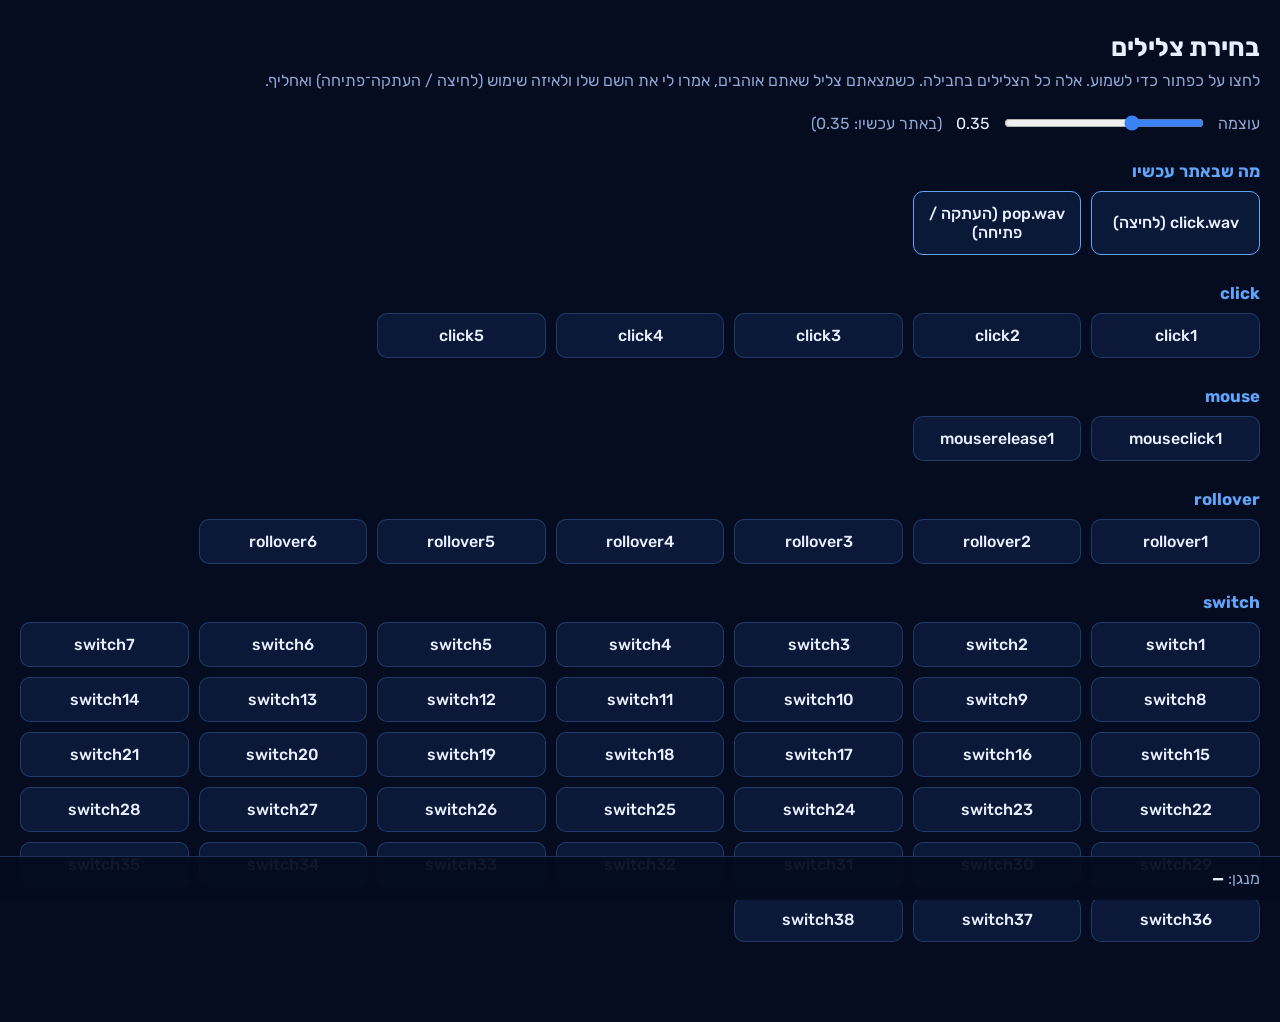
<file: sounds/preview.html>
<!DOCTYPE html>
<html lang="he" dir="rtl">
<head>
  <meta charset="UTF-8">
  <meta name="viewport" content="width=device-width, initial-scale=1.0">
  <title>בחירת צלילים</title>
  <link href="https://fonts.googleapis.com/css2?family=Rubik:wght@400;500;700&display=swap" rel="stylesheet">
  <style>
    :root { --bg: #050c1f; --surface: rgba(16,34,74,.6); --border: rgba(96,165,250,.25); --blue: #3b82f6; --blue-light: #60a5fa; --text: #e8f0ff; --muted: #8fa6d1; }
    * { box-sizing: border-box; margin: 0; padding: 0; }
    body { font-family: 'Rubik', system-ui, sans-serif; background: var(--bg); color: var(--text); padding: 32px 20px 80px; }
    h1 { font-size: 1.6rem; margin-bottom: 6px; }
    p { color: var(--muted); margin-bottom: 20px; line-height: 1.6; }
    .bar { display: flex; align-items: center; gap: 14px; margin-bottom: 24px; flex-wrap: wrap; }
    .bar label { color: var(--muted); }
    input[type=range] { width: 200px; accent-color: var(--blue); }
    h2 { font-size: 1.05rem; color: var(--blue-light); margin: 28px 0 10px; }
    .grid { display: grid; grid-template-columns: repeat(auto-fill, minmax(150px, 1fr)); gap: 10px; }
    button { font: inherit; font-weight: 500; color: var(--text); background: var(--surface); border: 1px solid var(--border); border-radius: 10px; padding: 12px 10px; cursor: pointer; transition: border-color .2s, transform .15s, background .2s; }
    button:hover { border-color: var(--blue-light); transform: translateY(-2px); }
    button.playing { background: var(--blue); border-color: var(--blue); color: #fff; }
    .current button { border-color: var(--blue-light); }
    .now { position: fixed; bottom: 0; left: 0; right: 0; padding: 12px 20px; background: rgba(5,12,31,.95); border-top: 1px solid var(--border); color: var(--muted); }
    .now b { color: var(--text); }
  </style>
</head>
<body>
  <h1>בחירת צלילים</h1>
  <p>לחצו על כפתור כדי לשמוע. אלה כל הצלילים בחבילה. כשמצאתם צליל שאתם אוהבים,
     אמרו לי את השם שלו ולאיזה שימוש (לחיצה / העתקה־פתיחה) ואחליף.</p>
  <div class="bar">
    <label for="vol">עוצמה</label>
    <input type="range" id="vol" min="0" max="1" step="0.05" value="0.35">
    <span id="volVal">0.35</span>
    <span style="color:var(--muted)">(באתר עכשיו: 0.35)</span>
  </div>

  <h2>מה שבאתר עכשיו</h2>
  <div class="grid current">
    <button data-src="click.wav">click.wav (לחיצה)</button>
    <button data-src="pop.wav">pop.wav (העתקה / פתיחה)</button>
  </div>

  <h2>click</h2>
  <div class="grid" data-prefix="click" data-count="5"></div>
  <h2>mouse</h2>
  <div class="grid" id="mouse"></div>
  <h2>rollover</h2>
  <div class="grid" data-prefix="rollover" data-count="6"></div>
  <h2>switch</h2>
  <div class="grid" data-prefix="switch" data-count="38"></div>

  <div class="now">מנגן: <b id="now">—</b></div>

  <script>
    const vol = document.getElementById('vol'), volVal = document.getElementById('volVal'), now = document.getElementById('now');
    vol.addEventListener('input', () => volVal.textContent = vol.value);

    document.querySelectorAll('.grid[data-prefix]').forEach(g => {
      const p = g.dataset.prefix, n = +g.dataset.count;
      for (let i = 1; i <= n; i++) {
        const b = document.createElement('button');
        b.dataset.src = `kenney-ui-audio/${p}${i}.ogg`;
        b.textContent = `${p}${i}`;
        g.appendChild(b);
      }
    });
    ['mouseclick1', 'mouserelease1'].forEach(n => {
      const b = document.createElement('button');
      b.dataset.src = `kenney-ui-audio/${n}.ogg`; b.textContent = n;
      document.getElementById('mouse').appendChild(b);
    });

    let current = null;
    document.addEventListener('click', (e) => {
      const b = e.target.closest('button[data-src]');
      if (!b) return;
      if (current) current.pause();
      const a = new Audio(b.dataset.src);
      a.volume = +vol.value;
      current = a;
      document.querySelectorAll('button.playing').forEach(x => x.classList.remove('playing'));
      b.classList.add('playing');
      now.textContent = b.textContent;
      a.addEventListener('ended', () => b.classList.remove('playing'));
      a.play().catch(() => {});
    });
  </script>
</body>
</html>
</file>
